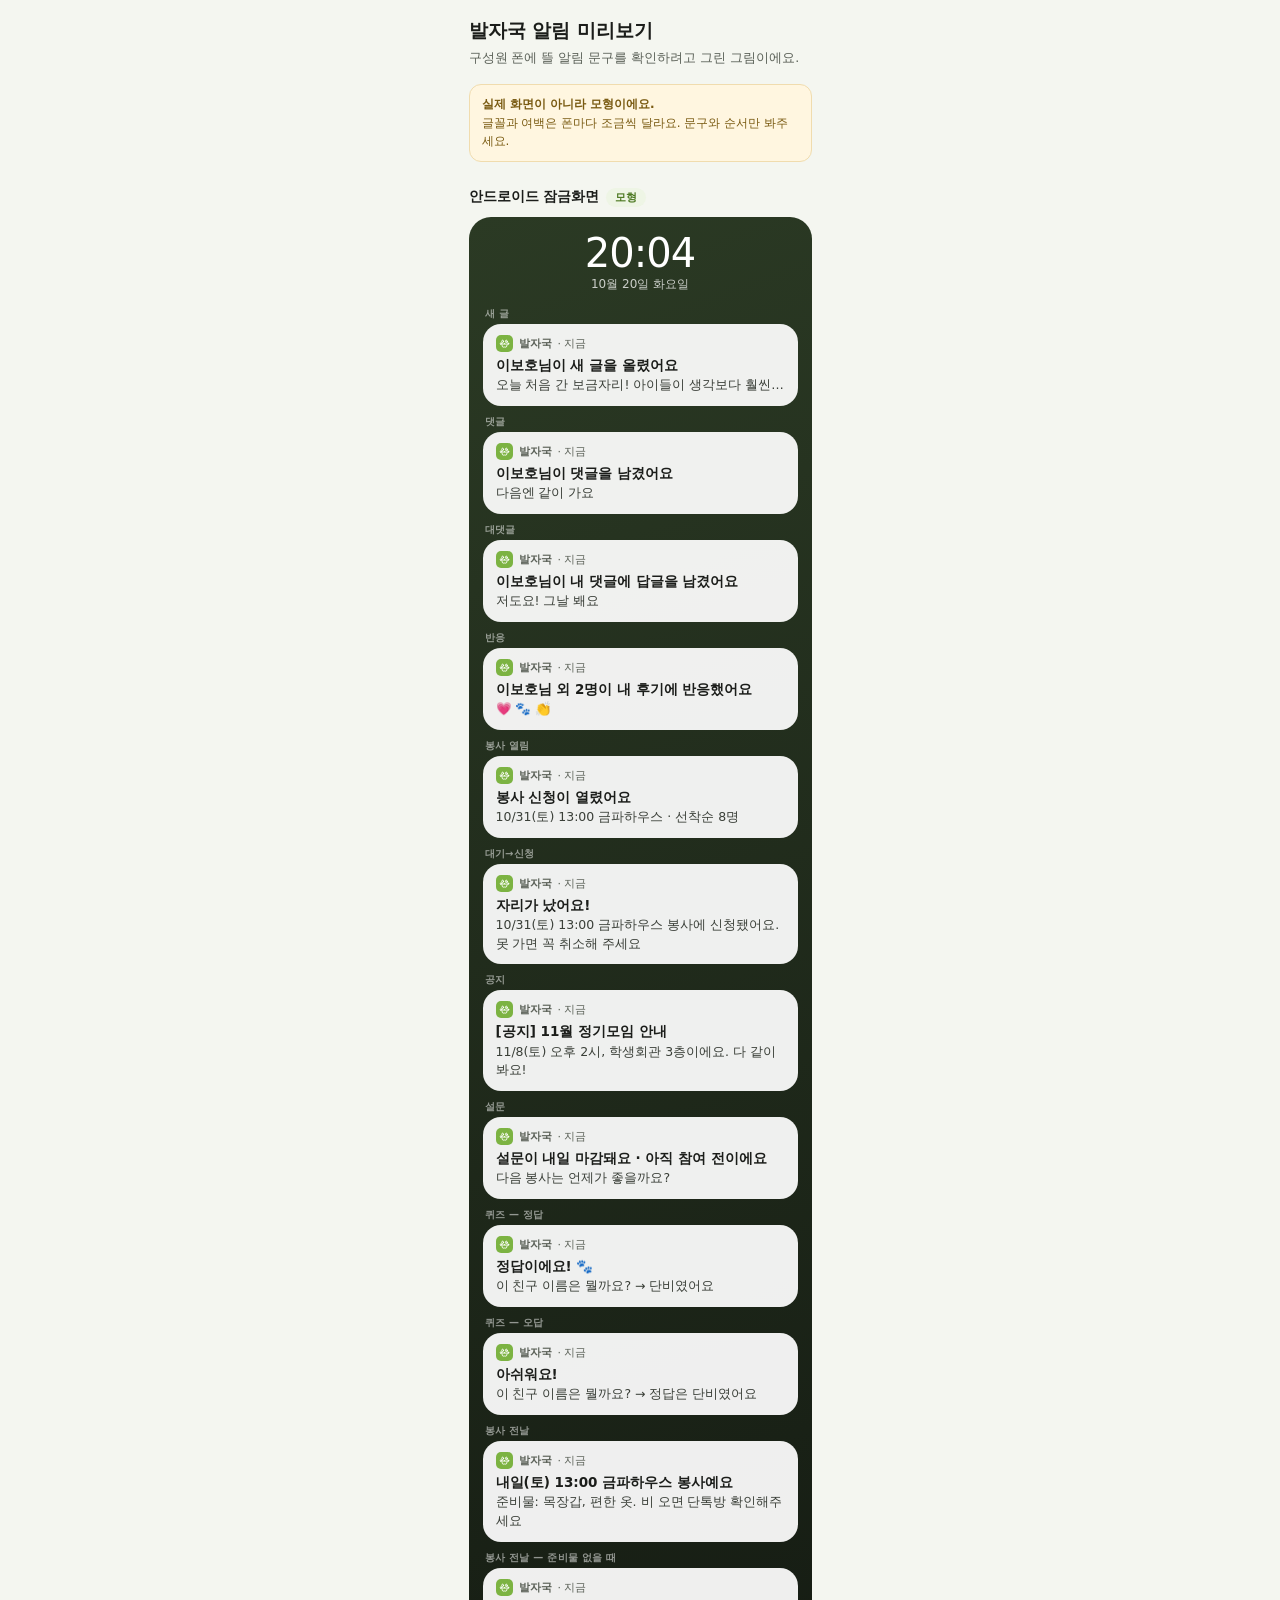
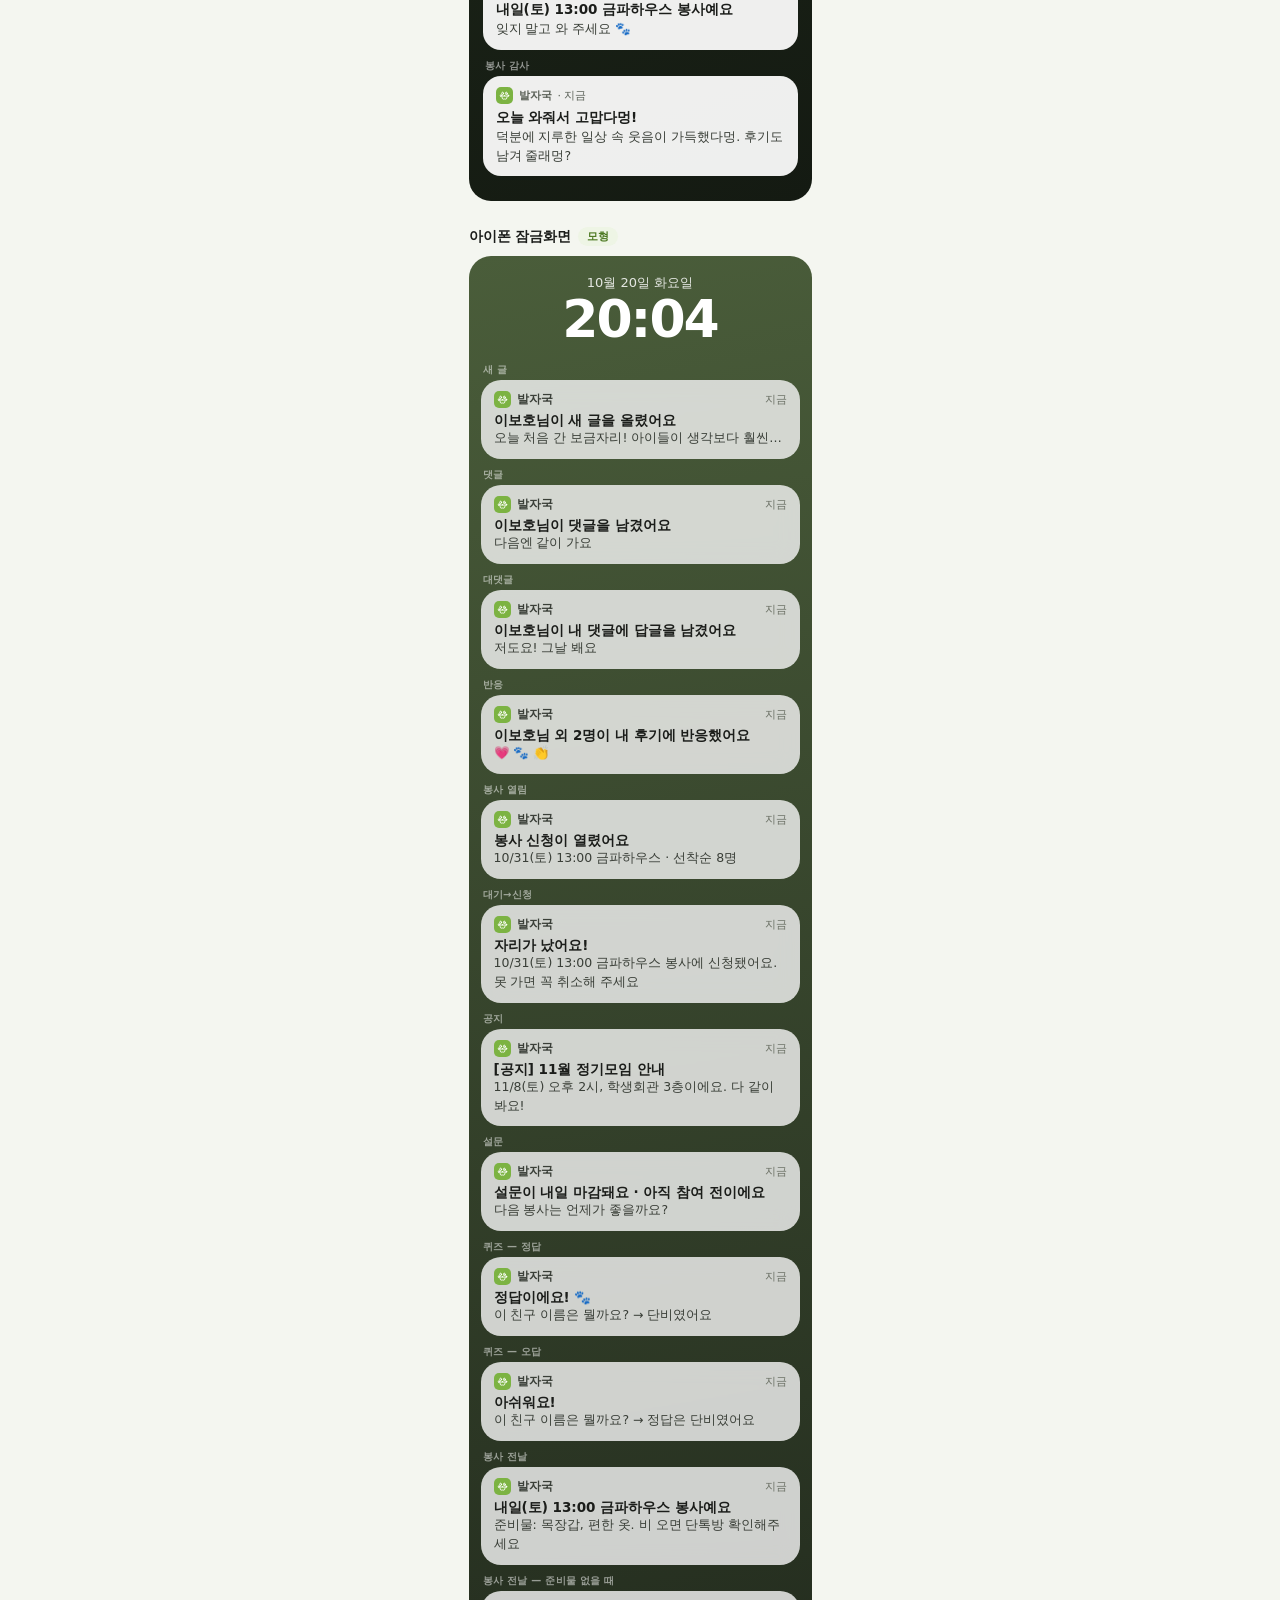
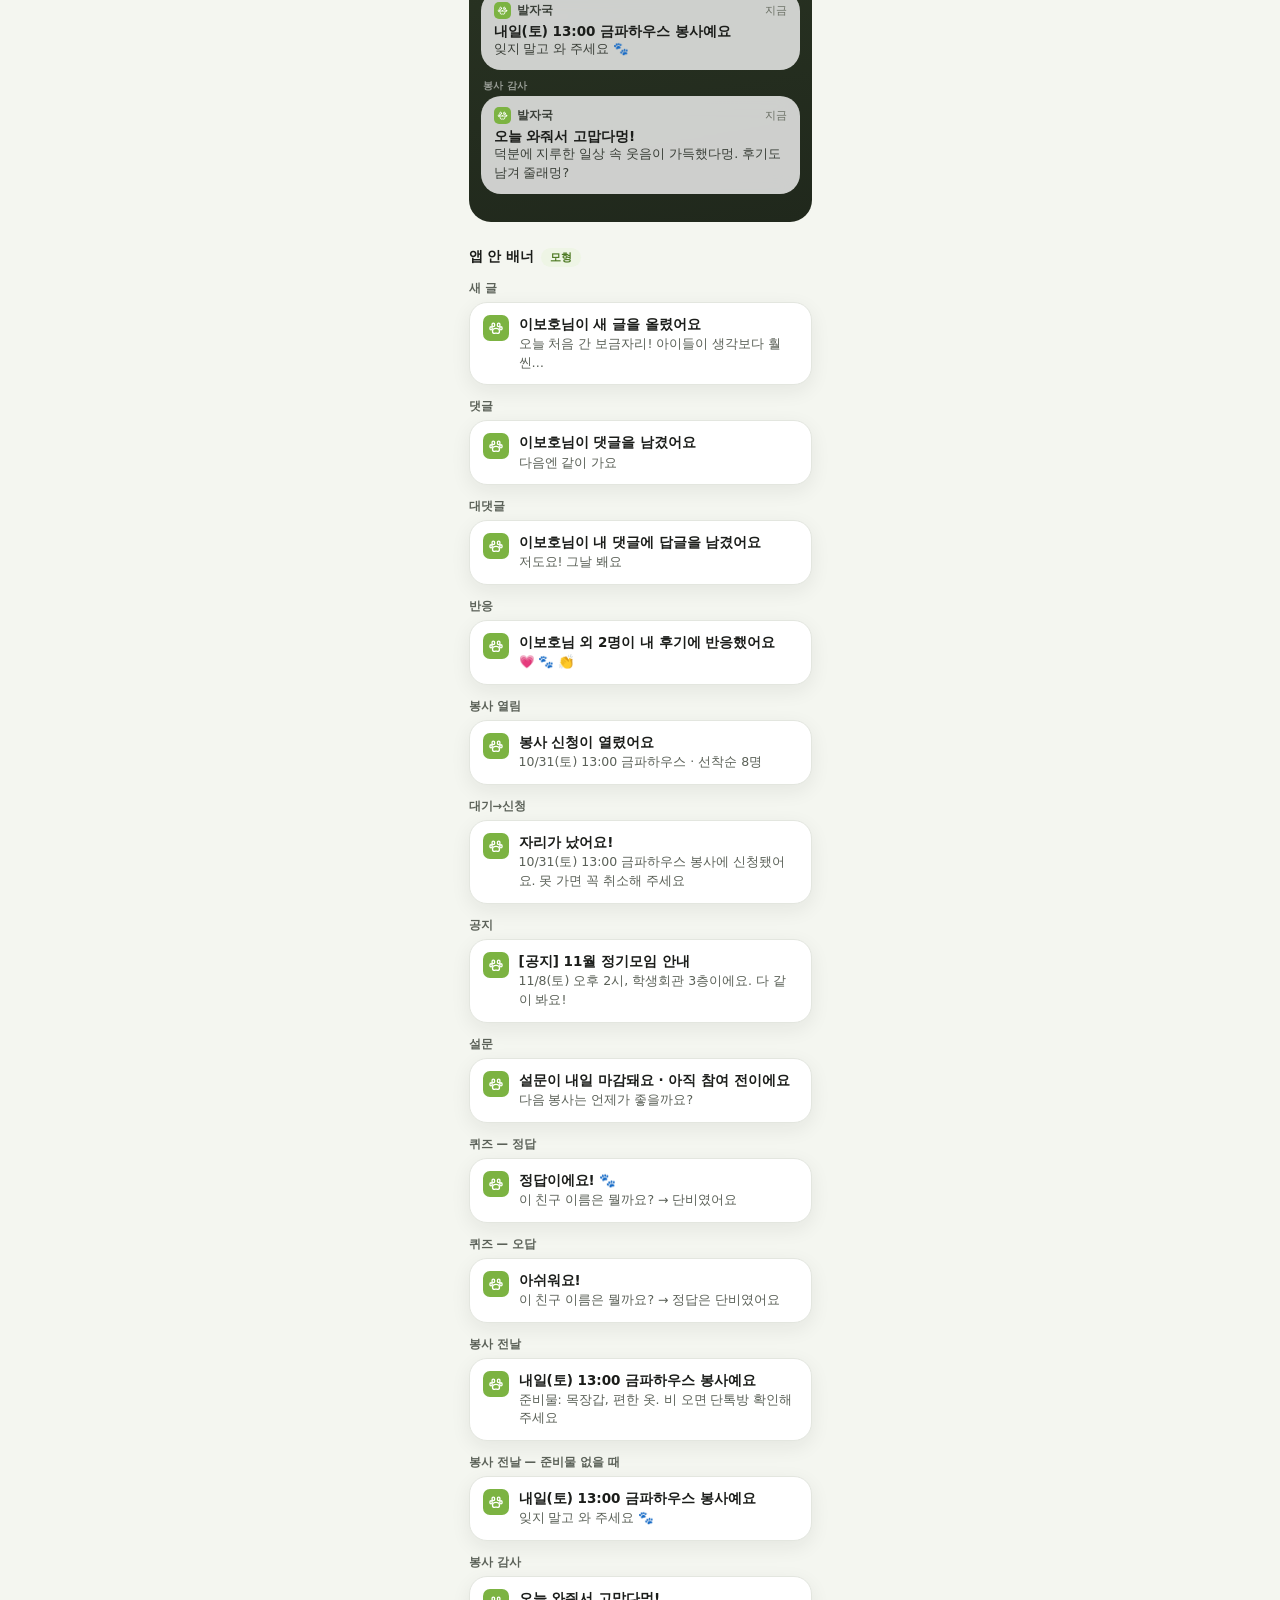
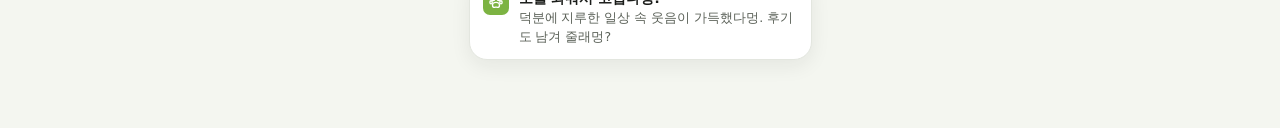
<file: mock/notify.html>
<!doctype html>
<html lang="ko">
<head>
<meta charset="utf-8">
<meta name="viewport" content="width=device-width, initial-scale=1, viewport-fit=cover">
<title>발자국 · 알림 미리보기 (모형)</title>
<!--
  실제 OS 화면이 아니라 문구를 확인하려고 그린 모형이다.
  모양은 비슷하게 맞췄지만 글꼴·여백은 기기마다 조금씩 다르다.
-->
<style>
  :root{
    --ink:#1b1d1a; --ink2:#5b6158; --line:#e3e6df;
    --brand:#7cb342; --brand-soft:#eef5e5; --brand-deep:#4e7a24;
    --paper:#f4f6f0;
  }
  *{box-sizing:border-box}
  body{margin:0;background:var(--paper);color:var(--ink);
    font-family:'Pretendard','Apple SD Gothic Neo','Malgun Gothic',system-ui,sans-serif;
    -webkit-font-smoothing:antialiased}
  .wrap{max-width:375px;margin:0 auto;padding:18px 16px 60px}
  h1{font-size:19px;margin:0 0 4px}
  .lede{font-size:12.5px;color:var(--ink2);line-height:1.6;margin:0 0 16px}
  .warn{background:#fff6e0;border:1px solid #f0dcae;color:#7a5b12;border-radius:12px;
    padding:10px 12px;font-size:12px;line-height:1.55;margin-bottom:18px}
  h2{font-size:14px;margin:26px 0 10px;display:flex;align-items:center;gap:7px}
  h2 .tag{background:var(--brand-soft);color:var(--brand-deep);border-radius:999px;
    padding:2px 9px;font-size:11px;font-weight:700}
  .kind{font-size:11.5px;color:var(--ink2);margin:14px 0 6px;font-weight:700}
  /* 잠금화면 안에서 어떤 알림인지 알려주는 작은 이름표 (실제 화면엔 없다) */
  .lbl{font-size:10px;font-weight:700;color:rgba(255,255,255,.52);margin:9px 2px 3px;
    letter-spacing:.3px}

  /* 안드로이드 잠금화면 */
  .droid{background:linear-gradient(160deg,#2b3a24,#141a12);border-radius:22px;
    padding:16px 14px 18px;margin-bottom:10px}
  .droid .clock{color:#fff;text-align:center;margin-bottom:14px}
  .droid .clock .t{font-size:40px;font-weight:300;letter-spacing:-1px;line-height:1}
  .droid .clock .d{font-size:12px;opacity:.75;margin-top:3px}
  .dcard{background:rgba(255,255,255,.93);border-radius:18px;padding:11px 13px;margin-bottom:7px}
  .dhead{display:flex;align-items:center;gap:6px;font-size:11px;color:#5b6158;margin-bottom:4px}
  .dtitle{font-size:13.5px;font-weight:700;line-height:1.35}
  .dbody{font-size:12.5px;color:#3a3f38;line-height:1.5;margin-top:2px}

  /* 아이폰 잠금화면 */
  .ios{background:linear-gradient(170deg,#4a5d3a,#20281c);border-radius:22px;
    padding:18px 12px 20px;margin-bottom:10px}
  .ios .clock{color:#fff;text-align:center;margin-bottom:16px}
  .ios .clock .d{font-size:13px;opacity:.85}
  .ios .clock .t{font-size:52px;font-weight:600;letter-spacing:-2px;line-height:1.05}
  .icard{background:rgba(245,245,245,.82);backdrop-filter:blur(10px);
    border-radius:20px;padding:11px 13px;margin-bottom:8px}
  .ihead{display:flex;align-items:center;gap:6px;margin-bottom:3px}
  .ihead .nm{font-size:11.5px;font-weight:600;color:#3a3f38;flex:1;
    text-transform:uppercase;letter-spacing:.3px}
  .ihead .ago{font-size:11px;color:#6b7065}
  .ititle{font-size:13.5px;font-weight:700;line-height:1.35}
  .ibody{font-size:12.5px;color:#3a3f38;line-height:1.5}

  /* 앱 안 배너 */
  .inapp{background:#fff;border:1px solid var(--line);border-radius:18px;
    padding:12px 13px;margin-bottom:8px;display:flex;gap:10px;align-items:flex-start;
    box-shadow:0 6px 20px rgba(27,29,26,.07)}
  .inapp .tx{flex:1;min-width:0}
  .inapp .t{display:block;font-size:13.5px;font-weight:700;line-height:1.35}
  .inapp .b{display:block;font-size:12.5px;color:var(--ink2);line-height:1.5;margin-top:2px}

  .ico{width:26px;height:26px;border-radius:7px;background:var(--brand);
    display:grid;place-items:center;flex:none}
  .ico svg{width:16px;height:16px;stroke:#fff;fill:none;stroke-width:2;
    stroke-linecap:round;stroke-linejoin:round}
  .ico.sm{width:17px;height:17px;border-radius:5px}
  .ico.sm svg{width:11px;height:11px}
  .appname{font-weight:700}
</style>
</head>
<body>
<div class="wrap">
  <h1>발자국 알림 미리보기</h1>
  <p class="lede">구성원 폰에 뜰 알림 문구를 확인하려고 그린 그림이에요.</p>
  <div class="warn">
    <b>실제 화면이 아니라 모형이에요.</b><br>
    글꼴과 여백은 폰마다 조금씩 달라요. 문구와 순서만 봐주세요.
  </div>

  <div id="out"></div>
</div>

<script>
/* 발바닥 — 앱 아이콘 */
const PAW = '<svg viewBox="0 0 24 24"><ellipse cx="8" cy="7.4" rx="2" ry="2.6"/>' +
  '<ellipse cx="16" cy="7.4" rx="2" ry="2.6"/><ellipse cx="4.6" cy="12.4" rx="1.8" ry="2.3"/>' +
  '<ellipse cx="19.4" cy="12.4" rx="1.8" ry="2.3"/>' +
  '<path d="M12 12.6c2.9 0 5.2 2.1 5.2 4.5 0 1.8-1.5 2.9-3.2 2.9-1 0-1.3-.4-2-.4s-1 .4-2 .4c-1.7 0-3.2-1.1-3.2-2.9 0-2.4 2.3-4.5 5.2-4.5z"/></svg>';

/* 알림 12종 — SPEC.md 알림표와 같은 순서 */
const LIST = [
  ['새 글',      '이보호님이 새 글을 올렸어요',
                 '오늘 처음 간 보금자리! 아이들이 생각보다 훨씬…'],
  ['댓글',       '이보호님이 댓글을 남겼어요',
                 '다음엔 같이 가요'],
  ['대댓글',     '이보호님이 내 댓글에 답글을 남겼어요',
                 '저도요! 그날 봬요'],
  ['반응',       '이보호님 외 2명이 내 후기에 반응했어요',
                 '💗 🐾 👏'],
  ['봉사 열림',  '봉사 신청이 열렸어요',
                 '10/31(토) 13:00 금파하우스 · 선착순 8명'],
  ['대기→신청',  '자리가 났어요!',
                 '10/31(토) 13:00 금파하우스 봉사에 신청됐어요. 못 가면 꼭 취소해 주세요'],
  ['공지',       '[공지] 11월 정기모임 안내',
                 '11/8(토) 오후 2시, 학생회관 3층이에요. 다 같이 봐요!'],
  ['설문',       '설문이 내일 마감돼요 · 아직 참여 전이에요',
                 '다음 봉사는 언제가 좋을까요?'],
  ['퀴즈 — 정답', '정답이에요! 🐾',
                 '이 친구 이름은 뭘까요? → 단비였어요'],
  ['퀴즈 — 오답', '아쉬워요!',
                 '이 친구 이름은 뭘까요? → 정답은 단비였어요'],
  ['봉사 전날',  '내일(토) 13:00 금파하우스 봉사예요',
                 '준비물: 목장갑, 편한 옷. 비 오면 단톡방 확인해주세요'],
  ['봉사 전날 — 준비물 없을 때', '내일(토) 13:00 금파하우스 봉사예요',
                 '잊지 말고 와 주세요 🐾'],
  ['봉사 감사',  '오늘 와줘서 고맙다멍!',
                 '덕분에 지루한 일상 속 웃음이 가득했다멍. 후기도 남겨 줄래멍?']
];

const esc = t => String(t).replace(/[&<>"]/g, c =>
  ({ '&': '&amp;', '<': '&lt;', '>': '&gt;', '"': '&quot;' }[c]));

/* 잠금화면은 알림이 쌓여 보인다 — 시계는 한 번만 */
function droid(items) {
  return '<div class="droid">' +
    '<div class="clock"><div class="t">20:04</div><div class="d">10월 20일 화요일</div></div>' +
    items.map(([k, t, b]) =>
      '<div class="lbl">' + esc(k) + '</div>' +
      '<div class="dcard">' +
      '<div class="dhead"><span class="ico sm">' + PAW + '</span>' +
      '<span class="appname">발자국</span><span>· 지금</span></div>' +
      '<div class="dtitle">' + esc(t) + '</div>' +
      '<div class="dbody">' + esc(b) + '</div></div>').join('') +
    '</div>';
}

function ios(items) {
  return '<div class="ios">' +
    '<div class="clock"><div class="d">10월 20일 화요일</div><div class="t">20:04</div></div>' +
    items.map(([k, t, b]) =>
      '<div class="lbl on-dark">' + esc(k) + '</div>' +
      '<div class="icard">' +
      '<div class="ihead"><span class="ico sm">' + PAW + '</span>' +
      '<span class="nm">발자국</span><span class="ago">지금</span></div>' +
      '<div class="ititle">' + esc(t) + '</div>' +
      '<div class="ibody">' + esc(b) + '</div></div>').join('') +
    '</div>';
}

function inapp(items) {
  return items.map(([k, t, b]) =>
    '<div class="inapp"><span class="ico">' + PAW + '</span>' +
    '<span class="tx"><span class="t">' + esc(t) + '</span>' +
    '<span class="b">' + esc(b) + '</span></span></div>').join('');
}

/* 종류마다 이름표를 붙여 셋을 나란히 */
const out = document.getElementById('out');
out.innerHTML =
  '<h2 id="s-droid">안드로이드 잠금화면 <span class="tag">모형</span></h2>' +
  droid(LIST) +
  '<h2 id="s-ios">아이폰 잠금화면 <span class="tag">모형</span></h2>' +
  ios(LIST) +
  '<h2 id="s-inapp">앱 안 배너 <span class="tag">모형</span></h2>' +
  LIST.map(x => '<div class="kind">' + esc(x[0]) + '</div>' + inapp([x])).join('');
</script>
</body>
</html>
</file>
